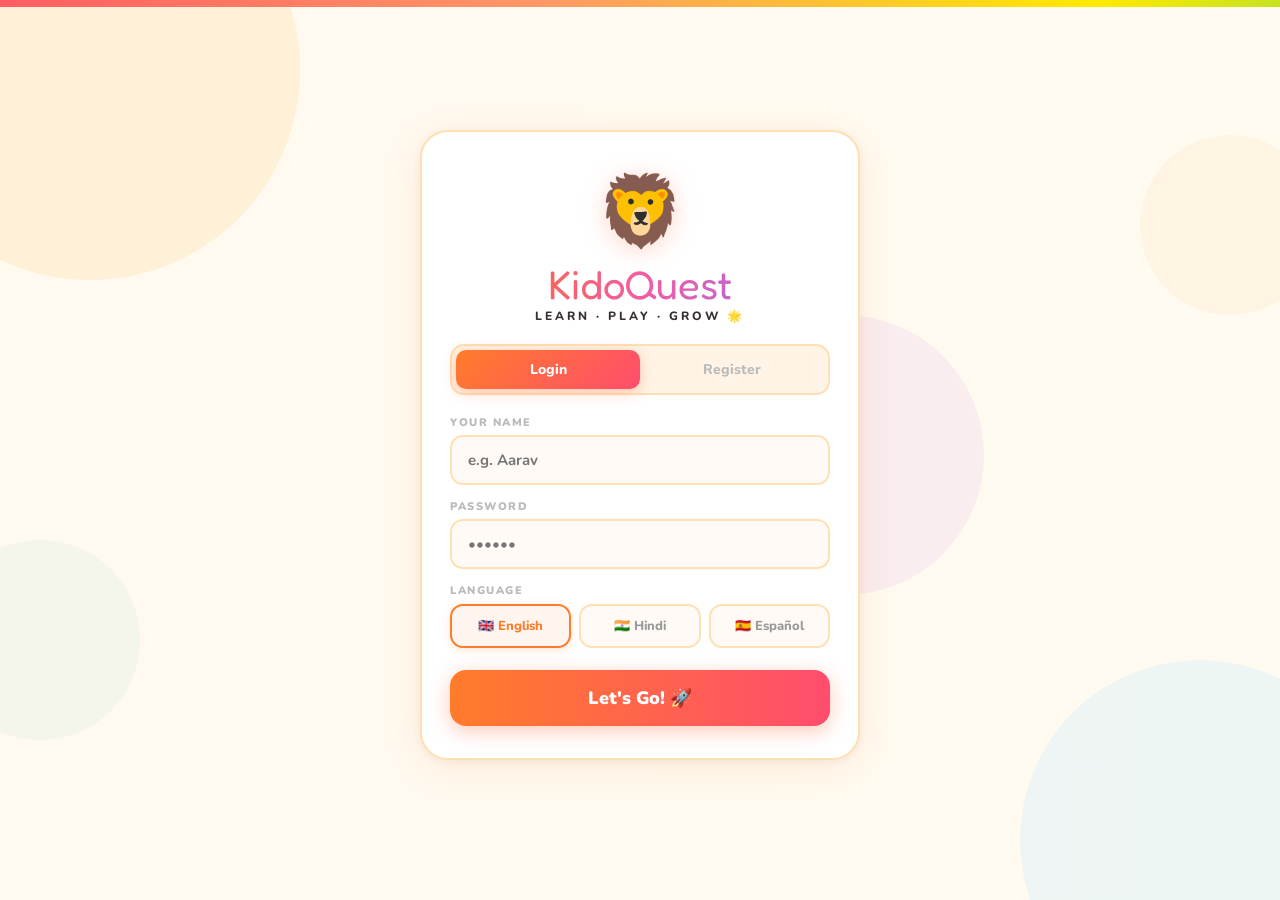
<file: index.html>
<!DOCTYPE html>
<html lang="en">
<head>
<meta charset="UTF-8"/>
<meta name="viewport" content="width=device-width,initial-scale=1.0"/>
<title>KidoQuest 🦁</title>
<link href="https://fonts.googleapis.com/css2?family=Fredoka+One&family=Nunito:wght@400;700;800;900&display=swap" rel="stylesheet"/>
<style>
*{box-sizing:border-box;margin:0;padding:0;}

/* ═══════════════════════════════
   BRIGHT COLORFUL LIGHT THEME
═══════════════════════════════ */
:root{
  --bg:#fff9f0;
  --bg2:#fff4e6;
  --card:#ffffff;
  --border:#fdbd5e;
  --or:#ff7c2a;
  --re:#ff4d6d;
  --gr:#2ec97a;
  --bl:#4e8ef7;
  --ye:#ffb800;
  --pu:#9b6bf7;
  --cy:#00bcd4;
  --pk:#f25ea0;
  --tx:#272626;
  --tx2:#554b4b;
  --mu:#383030;
}

html,body{
  font-family:'Nunito',sans-serif;
  background:var(--bg);
  color:var(--tx);
  min-height:100vh;
  overflow-x:hidden;
}

/* ── ANIMATED RAINBOW BG ── */
body::before{
  content:'';
  position:fixed;inset:0;z-index:0;
  background:linear-gradient(270deg,
    #fff9f0,#fff0f5,#f0f5ff,#f0fff8,#fffbf0,#fff9f0);
  background-size:600% 600%;
  animation:bgShift 12s ease infinite;
}
@keyframes bgShift{
  0%{background-position:0% 50%;}
  50%{background-position:100% 50%;}
  100%{background-position:0% 50%;}
}

/* ── RAINBOW TOP BAR ── */
#rbar{
  position:fixed;top:0;left:0;width:100%;height:7px;z-index:9999;
  background:linear-gradient(90deg,#ff5e62,#ff9966,#ffea00,#56d364,#4e8ef7,#9b6bf7,#f25ea0,#ff5e62);
  background-size:300% 100%;
  animation:rbm 4s linear infinite;
}
@keyframes rbm{to{background-position:300% 0;}}

/* ── FLOATING COLORED BUBBLES ── */
#bubbles{position:fixed;inset:0;pointer-events:none;z-index:0;overflow:hidden;}
.bub{
  position:absolute;border-radius:50%;
  animation:bubFloat var(--bd,8s) ease-in-out infinite alternate;
  opacity:0.22;
}
@keyframes bubFloat{
  from{transform:translateY(0) scale(1);}
  to{transform:translateY(-40px) scale(1.08);}
}

/* ── SCREENS ── */
.screen{display:none;min-height:100vh;padding:30px 16px 70px;z-index:2;position:relative;}
.screen.on{display:flex;flex-direction:column;align-items:center;animation:fup .35s ease;}
@keyframes fup{from{opacity:0;transform:translateY(14px);}to{opacity:1;transform:translateY(0);}}

/* ── CARD ── */
.card{
  background:#fff;
  border-radius:28px;padding:32px 28px;
  width:100%;max-width:440px;
  border:2.5px solid #ffe0b2;
  box-shadow:0 8px 40px rgba(255,120,50,.12),0 2px 12px rgba(0,0,0,.06);
}

/* ── LOGO ── */
.mascot{
  font-size:70px;display:block;text-align:center;
  animation:mb 2s ease-in-out infinite;
  filter:drop-shadow(0 4px 12px rgba(255,100,50,.25));
}
@keyframes mb{0%,100%{transform:translateY(0) rotate(-3deg);}50%{transform:translateY(-16px) rotate(3deg);}}

.logo{
  font-family:'Fredoka One',cursive;font-size:40px;text-align:center;
  background:linear-gradient(90deg,#ff6b1a,#f25ea0,#9b6bf7,#4e8ef7,#2ec97a,#ffb800,#ff6b1a);
  background-size:300%;
  -webkit-background-clip:text;-webkit-text-fill-color:transparent;background-clip:text;
  animation:lgr 5s linear infinite;
}
@keyframes lgr{to{background-position:300%;}}

.sub{font-size:12px;color:var(--mu);font-weight:800;text-align:center;margin-bottom:20px;letter-spacing:3px;text-transform:uppercase;}

/* ── TABS ── */
.tabs{display:flex;background:#fff4e6;border-radius:14px;padding:4px;margin-bottom:20px;border:2px solid #ffe0b2;}
.tab{flex:1;text-align:center;padding:10px;border-radius:10px;cursor:pointer;font-size:14px;font-weight:800;color:#bbb;transition:.2s;}
.tab.on{background:linear-gradient(135deg,var(--or),var(--re));color:#fff;box-shadow:0 3px 14px rgba(255,100,50,.35);}

/* ── FORM ── */
.fl{display:block;font-size:11px;font-weight:900;color:#bbb;margin:14px 0 5px;letter-spacing:1.5px;text-transform:uppercase;}
.fi{
  width:100%;padding:13px 16px;border-radius:13px;
  border:2.5px solid #ffe0b2;
  font-size:15px;font-family:'Nunito',sans-serif;font-weight:700;
  color:var(--tx);outline:none;background:#fffaf5;transition:.2s;
}
.fi:focus{border-color:var(--or);box-shadow:0 0 0 4px rgba(255,120,50,.12);background:#fff;}
.anote{font-size:11px;color:#ccc;margin-top:5px;font-weight:700;}

/* ── LANGUAGE BUTTONS ── */
.lrow{display:flex;gap:8px;margin-top:6px;}
.lb{
  flex:1;padding:11px 4px;border-radius:13px;border:2.5px solid #ffe0b2;
  background:#fffaf5;font-size:13px;font-weight:800;cursor:pointer;
  text-align:center;transition:.2s;color:#999;
}
.lb.on{border-color:var(--or);background:#fff5ef;color:var(--or);box-shadow:0 2px 10px rgba(255,120,50,.2);}

/* ── MAIN BUTTON ── */
.bmain{
  margin-top:22px;width:100%;padding:16px;border-radius:16px;border:none;
  background:linear-gradient(90deg,#ff7c2a,#ff4d6d);
  color:#fff;font-size:18px;font-weight:900;cursor:pointer;
  box-shadow:0 5px 20px rgba(255,100,50,.35);
  font-family:'Nunito',sans-serif;transition:.2s;
}
.bmain:hover{transform:translateY(-2px);filter:brightness(1.05);}
.bmain:active{transform:scale(.97);}

/* ── ALERTS ── */
.al{border-radius:12px;padding:11px 15px;font-size:13px;font-weight:800;margin-top:12px;display:none;}
.aerr{background:#fff0f3;border:2px solid #ffb3c0;color:#d63050;}
.aok{background:#f0fff6;border:2px solid #80e4a8;color:#18805a;text-align:center;}

/* ── HOME ── */
.greet{
  font-family:'Fredoka One',cursive;font-size:28px;
  color:var(--or);text-align:center;margin-top:10px;z-index:2;
  text-shadow:0 2px 12px rgba(255,120,50,.2);
}

.hgrid{display:grid;grid-template-columns:1fr 1fr;gap:16px;width:100%;max-width:460px;margin-top:24px;z-index:2;}

.hb{
  background:#fff;border-radius:26px;padding:30px 14px 22px;
  text-align:center;cursor:pointer;border:2.5px solid #eee;
  box-shadow:0 4px 18px rgba(0,0,0,.08);transition:.22s;
}
.hb:hover{transform:translateY(-5px);box-shadow:0 10px 30px rgba(0,0,0,.14);}
.hb:active{transform:scale(.96);}
.hb .ic{font-size:52px;display:block;margin-bottom:12px;}
.hb .lb2{font-size:15px;font-weight:900;color:var(--tx);}
.hb.learn{border-color:#c5d8ff;background:linear-gradient(160deg,#eef4ff,#fff);}
.hb.learn:hover{border-color:var(--bl);}
.hb.games{border-color:#b8f0d4;background:linear-gradient(160deg,#edfff6,#fff);}
.hb.games:hover{border-color:var(--gr);}
.hb.chat{border-color:#e2d0ff;background:linear-gradient(160deg,#f6efff,#fff);}
.hb.chat:hover{border-color:var(--pu);}
.hb.out{border-color:#ffd0d8;background:linear-gradient(160deg,#fff5f7,#fff);}
.hb.out:hover{border-color:var(--re);}

/* ── HEADER ── */
.hdr{display:flex;align-items:center;gap:12px;width:100%;max-width:620px;margin-bottom:18px;z-index:2;}
.bk{
  background:#fff;border:2.5px solid #ffe0b2;border-radius:50%;
  width:46px;height:46px;font-size:20px;cursor:pointer;color:var(--tx);
  transition:.2s;flex-shrink:0;box-shadow:0 2px 10px rgba(0,0,0,.08);
}
.bk:hover{border-color:var(--or);color:var(--or);}
.htitle{font-family:'Fredoka One',cursive;font-size:27px;color:var(--or);}

/* ── MODULE TABS ── */
.mtabs{display:flex;gap:8px;flex-wrap:wrap;width:100%;max-width:620px;z-index:2;margin-bottom:14px;}
.mt{
  padding:10px 20px;border-radius:14px;border:2.5px solid #ffe0b2;
  background:#fff;font-size:13px;font-weight:800;cursor:pointer;
  transition:.2s;color:#999;box-shadow:0 2px 8px rgba(0,0,0,.06);
}
.mt.on{
  background:linear-gradient(135deg,var(--or),var(--re));
  border-color:transparent;color:#fff;
  box-shadow:0 4px 16px rgba(255,100,50,.3);transform:scale(1.05);
}

/* ── PROGRESS ── */
.pw{width:100%;max-width:620px;z-index:2;margin-bottom:10px;}
.pl{font-size:12px;font-weight:800;color:#bbb;margin-bottom:6px;display:flex;justify-content:space-between;}
.ptr{background:#ffe8d0;border-radius:99px;height:12px;overflow:hidden;border:1px solid #ffd0a8;}
.pfi{
  height:100%;border-radius:99px;
  background:linear-gradient(90deg,#ff7c2a,#f25ea0,#9b6bf7);
  transition:width .6s cubic-bezier(.34,1.56,.64,1);
  box-shadow:0 2px 8px rgba(255,120,50,.4);
}

/* ── AUTO-PLAY BADGE ── */
.apb{
  display:inline-flex;align-items:center;gap:7px;
  background:#fff5ef;border:2.5px solid var(--or);border-radius:99px;
  padding:6px 16px;font-size:12px;font-weight:800;color:var(--or);
  z-index:2;margin-bottom:10px;box-shadow:0 2px 10px rgba(255,120,50,.15);
}
.apd{width:9px;height:9px;border-radius:50%;background:var(--or);animation:blk 1s infinite;}
@keyframes blk{0%,100%{opacity:1;}50%{opacity:.15;}}

/* ── SHOWCASE CARD ── */
.scwrap{width:100%;max-width:620px;z-index:2;}
.sc{
  border-radius:32px;padding:38px 24px 30px;
  text-align:center;position:relative;overflow:hidden;
  min-height:295px;display:flex;flex-direction:column;
  align-items:center;justify-content:center;
  box-shadow:0 10px 40px rgba(0,0,0,.15);
}
@keyframes scIn{from{transform:scale(.88) translateY(20px);opacity:0;}to{transform:scale(1) translateY(0);opacity:1;}}

/* lightning */
.lw{position:absolute;inset:0;pointer-events:none;}
.bolt{
  position:absolute;width:3px;border-radius:2px;opacity:0;
  background:linear-gradient(to bottom,transparent,rgba(255,255,255,.9),transparent);
  animation:blt var(--bd) ease-in-out infinite var(--bdl);
}
@keyframes blt{0%,85%,100%{opacity:0;}88%,95%{opacity:.9;}92%{opacity:.2;}}

/* orbit */
.oring{position:absolute;top:50%;left:50%;border-radius:50%;border:2px dashed rgba(255,255,255,.35);transform:translate(-50%,-50%);}
.ostar{position:absolute;animation:ost linear infinite;top:50%;left:50%;}
@keyframes ost{from{transform:rotate(0deg) translateX(var(--r)) rotate(0deg);}to{transform:rotate(360deg) translateX(var(--r)) rotate(-360deg);}}

/* sparkles */
.spsw{position:absolute;inset:0;pointer-events:none;}
.spk{position:absolute;animation:spkp .9s ease forwards;}
@keyframes spkp{
  0%{opacity:0;transform:scale(0) rotate(0);}
  45%{opacity:1;transform:scale(1.5) rotate(200deg);}
  100%{opacity:0;transform:scale(0) rotate(400deg) translateY(-40px);}
}

/* big emoji/letter/word */
.semoji{
  font-size:100px;line-height:1;display:block;
  animation:ebb 1.8s ease-in-out infinite;
  filter:drop-shadow(0 6px 14px rgba(0,0,0,.2));
  position:relative;z-index:3;
}
@keyframes ebb{0%,100%{transform:translateY(0) scale(1) rotate(-2deg);}50%{transform:translateY(-22px) scale(1.09) rotate(2deg);}}

.slet{
  font-family:'Fredoka One',cursive;font-size:90px;color:#fff;line-height:1;margin-top:4px;z-index:3;
  text-shadow:0 0 40px rgba(255,255,255,.7),0 4px 18px rgba(0,0,0,.25);
  animation:lp .5s cubic-bezier(.34,1.56,.64,1);
}
@keyframes lp{from{transform:scale(.2) rotate(-20deg);opacity:0;}to{transform:scale(1) rotate(0);opacity:1;}}

.sword{
  font-family:'Fredoka One',cursive;font-size:30px;
  color:rgba(255,255,255,.97);z-index:3;margin-top:6px;
  letter-spacing:2px;text-shadow:0 2px 10px rgba(0,0,0,.2);
  animation:ws .4s ease;
}
@keyframes ws{from{transform:translateY(10px);opacity:0;}to{transform:translateY(0);opacity:1;}}

.swave{z-index:3;margin-top:8px;}
.swave svg{width:120px;height:12px;}

/* ── SPEAKER WAVE ── */
.spkw{display:flex;align-items:center;justify-content:center;gap:5px;height:36px;z-index:2;margin:8px 0;}
.wb{width:5px;border-radius:4px;background:#ddd;animation:wa 1s ease-in-out infinite;}
.wb:nth-child(1){height:10px;}.wb:nth-child(2){height:20px;animation-delay:.1s;}
.wb:nth-child(3){height:30px;animation-delay:.2s;}.wb:nth-child(4){height:20px;animation-delay:.3s;}
.wb:nth-child(5){height:10px;animation-delay:.4s;}
.wb.sp{background:var(--cy);box-shadow:0 0 10px rgba(0,188,212,.5);}
@keyframes wa{0%,100%{transform:scaleY(.3);}50%{transform:scaleY(1);}}

/* ── LEARN CONTROLS ── */
.lctrl{display:flex;gap:9px;margin:14px 0 12px;flex-wrap:wrap;justify-content:center;width:100%;max-width:620px;z-index:2;}
.lcb{
  padding:12px 18px;border-radius:16px;border:none;font-size:13px;font-weight:900;
  cursor:pointer;font-family:'Nunito',sans-serif;transition:.2s;
  display:flex;align-items:center;gap:6px;
  box-shadow:0 3px 10px rgba(0,0,0,.1);
}
.lcb:hover{transform:translateY(-2px);filter:brightness(1.06);}
.lcb:active{transform:scale(.95);}
.bsp{background:linear-gradient(135deg,#4e8ef7,#9b6bf7);color:#fff;}
.bsl{background:linear-gradient(135deg,#2ec97a,#00bcd4);color:#fff;}
.bre{background:linear-gradient(135deg,#ff7c2a,#ff4d6d);color:#fff;}
.bpa{background:linear-gradient(135deg,#ffb800,#ff9800);color:#fff;}
.bnv{background:#fff;color:var(--tx);border:2.5px solid #ffe0b2;padding:12px 14px;}
.bnv:hover{border-color:var(--or);color:var(--or);}

/* ── SPELL BOX ── */
.spbox{
  background:#fff;border-radius:20px;padding:20px;margin:8px 0;display:none;
  width:100%;max-width:620px;z-index:2;
  border:2.5px solid #ffe0b2;box-shadow:0 4px 16px rgba(0,0,0,.07);
}
.splets{display:flex;gap:8px;justify-content:center;flex-wrap:wrap;}
.splc{
  width:54px;height:64px;border-radius:14px;
  display:flex;align-items:center;justify-content:center;
  font-family:'Fredoka One',cursive;font-size:27px;color:#fff;
  border:2px solid rgba(255,255,255,.4);
  box-shadow:0 4px 12px rgba(0,0,0,.15);
  animation:cpr .35s cubic-bezier(.34,1.56,.64,1) both;
}
@keyframes cpr{from{transform:scale(0) rotate(-25deg);opacity:0;}to{transform:scale(1) rotate(0);opacity:1;}}
.splc.hl{transform:scale(1.28)!important;box-shadow:0 0 22px rgba(0,0,0,.25);}

/* ── MINI STRIP ── */
.mstrip{display:flex;gap:8px;overflow-x:auto;padding:6px 2px 14px;width:100%;max-width:620px;z-index:2;}
.mstrip::-webkit-scrollbar{height:5px;}
.mstrip::-webkit-scrollbar-thumb{background:#ffd0a8;border-radius:4px;}
.mchip{
  min-width:58px;padding:9px 6px;border-radius:13px;
  border:2.5px solid #ffe0b2;background:#fff;
  text-align:center;cursor:pointer;font-size:20px;
  transition:.2s;flex-shrink:0;box-shadow:0 2px 6px rgba(0,0,0,.06);
}
.mchip:hover{transform:scale(1.14);border-color:var(--or);}
.mchip.ac{border-color:var(--or);background:#fff5ef;box-shadow:0 3px 14px rgba(255,120,50,.25);transform:scale(1.1);}
.mchip.dc{background:#f0fff8;border-color:var(--gr);}

/* ── GAMES ── */
.gtabs{display:flex;gap:8px;flex-wrap:wrap;width:100%;max-width:580px;z-index:2;margin-bottom:14px;}
.gt{
  padding:10px 16px;border-radius:13px;border:2.5px solid #ffe0b2;
  background:#fff;font-size:13px;font-weight:800;cursor:pointer;
  color:#999;transition:.2s;box-shadow:0 2px 8px rgba(0,0,0,.07);
}
.gt.on{background:linear-gradient(135deg,#2ec97a,#00bcd4);border-color:transparent;color:#fff;box-shadow:0 4px 16px rgba(46,201,122,.3);}

.garea{
  background:#fff;border-radius:26px;padding:26px;width:100%;max-width:580px;
  border:2.5px solid #ffe0b2;z-index:2;
  box-shadow:0 6px 30px rgba(0,0,0,.09);
}
.sbar{display:flex;align-items:center;justify-content:space-between;margin-bottom:16px;}
.slbl{font-size:13px;font-weight:800;color:#bbb;}
.sval{font-family:'Fredoka One',cursive;font-size:24px;color:var(--ye);text-shadow:0 2px 8px rgba(255,184,0,.3);}
.gq{font-size:82px;text-align:center;margin:8px 0;animation:pi .35s cubic-bezier(.34,1.56,.64,1);filter:drop-shadow(0 4px 10px rgba(0,0,0,.1));}
@keyframes pi{from{transform:scale(.4);opacity:0;}to{transform:scale(1);opacity:1;}}
.gpr{font-size:16px;font-weight:800;text-align:center;color:var(--tx2);margin-bottom:14px;}
.ogrid{display:grid;grid-template-columns:1fr 1fr;gap:12px;margin-top:10px;}
.ob{
  padding:20px 10px;border-radius:16px;border:2.5px solid #ffe0b2;background:#fffaf5;
  font-size:30px;cursor:pointer;text-align:center;transition:.2s;
  font-family:'Nunito',sans-serif;font-weight:900;color:var(--tx);
  box-shadow:0 2px 8px rgba(0,0,0,.06);
}
.ob:hover{border-color:var(--bl);background:#f0f5ff;transform:scale(1.05);box-shadow:0 6px 18px rgba(78,142,247,.2);}
.ob.cor{border-color:var(--gr);background:#f0fff8;box-shadow:0 0 0 3px rgba(46,201,122,.2);animation:cop .5s ease;}
.ob.wrg{border-color:var(--re);background:#fff0f3;animation:shk .4s ease;}
@keyframes cop{0%{transform:scale(1);}50%{transform:scale(1.16);}100%{transform:scale(1);}}
@keyframes shk{0%,100%{transform:translateX(0);}25%{transform:translateX(-8px);}75%{transform:translateX(8px);}}
.gfb{text-align:center;font-size:22px;font-weight:900;margin:10px 0;min-height:32px;}
.gnxt{
  width:100%;margin-top:14px;padding:14px;border-radius:14px;border:none;
  background:linear-gradient(90deg,#2ec97a,#00bcd4);color:#fff;font-size:16px;font-weight:900;
  cursor:pointer;font-family:'Nunito',sans-serif;display:none;box-shadow:0 4px 16px rgba(46,201,122,.3);
}

/* ── CHAT ── */
.carea{
  background:#fff;border-radius:26px;width:100%;max-width:580px;
  border:2.5px solid #ffe0b2;z-index:2;display:flex;flex-direction:column;
  height:450px;box-shadow:0 6px 30px rgba(0,0,0,.09);
}
.cmsgs{flex:1;overflow-y:auto;padding:18px;display:flex;flex-direction:column;gap:10px;}
.cmsgs::-webkit-scrollbar{width:4px;}
.cmsgs::-webkit-scrollbar-thumb{background:#ffd0a8;border-radius:4px;}
.cb{max-width:80%;padding:13px 17px;border-radius:18px;font-size:14px;font-weight:700;line-height:1.5;}
.cb.bot{background:#f4eeff;border:1.5px solid #e0d0ff;border-bottom-left-radius:4px;align-self:flex-start;color:var(--tx);}
.cb.usr{background:linear-gradient(135deg,#ff7c2a,#ff4d6d);color:#fff;border-bottom-right-radius:4px;align-self:flex-end;box-shadow:0 3px 12px rgba(255,100,50,.25);}
.csrow{display:flex;gap:8px;padding:12px;border-top:2px solid #fff0e8;}
.ci{
  flex:1;padding:12px 16px;border-radius:14px;border:2.5px solid #ffe0b2;
  font-size:14px;font-family:'Nunito',sans-serif;font-weight:700;
  outline:none;background:#fffaf5;color:var(--tx);
}
.ci:focus{border-color:var(--or);box-shadow:0 0 0 3px rgba(255,120,50,.12);background:#fff;}
.csnd{
  padding:12px 18px;border-radius:14px;border:none;
  background:linear-gradient(135deg,#ff7c2a,#ff4d6d);
  color:#fff;font-size:16px;cursor:pointer;font-weight:900;
  box-shadow:0 3px 12px rgba(255,100,50,.25);
}
.csugs{display:flex;flex-wrap:wrap;gap:6px;padding:10px 14px;}
.csug{
  padding:8px 14px;border-radius:10px;border:2px solid #ffe0b2;
  background:#fffaf5;font-size:12px;font-weight:800;cursor:pointer;color:#999;transition:.18s;
}
.csug:hover{border-color:var(--or);color:var(--or);background:#fff5ef;}

/* ── CONFETTI + FLASH ── */
#cfl{position:fixed;inset:0;pointer-events:none;z-index:9998;}
.cn{position:absolute;animation:cff 1.6s ease-in forwards;}
@keyframes cff{0%{opacity:1;transform:translateY(0) rotate(0);}100%{opacity:0;transform:translateY(600px) rotate(900deg);}}
#fl{position:fixed;inset:0;pointer-events:none;z-index:9997;opacity:0;background:rgba(255,220,100,.1);transition:opacity .05s;}

/* ── TTS STATUS BAR ── */
#tts-bar{
  position:fixed;bottom:18px;left:50%;transform:translateX(-50%);
  background:#fff;border:2.5px solid var(--or);border-radius:99px;
  padding:10px 22px;font-size:13px;font-weight:800;color:var(--or);
  z-index:9999;display:none;align-items:center;gap:10px;
  box-shadow:0 4px 20px rgba(255,120,50,.2);white-space:nowrap;
}
#tts-bar.show{display:flex;}
.tb{display:flex;gap:3px;align-items:center;}
.tbb{width:4px;border-radius:3px;background:var(--or);animation:tba .8s ease-in-out infinite;}
.tbb:nth-child(1){height:8px;}.tbb:nth-child(2){height:14px;animation-delay:.1s;}
.tbb:nth-child(3){height:20px;animation-delay:.2s;}.tbb:nth-child(4){height:14px;animation-delay:.3s;}
.tbb:nth-child(5){height:8px;animation-delay:.4s;}
@keyframes tba{0%,100%{transform:scaleY(.4);}50%{transform:scaleY(1);}}
</style>
</head>
<body>

<div id="rbar"></div>

<!-- Colorful soft floating bubbles -->
<div id="bubbles">
  <div class="bub" style="width:420px;height:420px;background:#ffcc80;top:-140px;left:-120px;--bd:9s;border-radius:50%;"></div>
  <div class="bub" style="width:360px;height:360px;background:#b3e5fc;bottom:-120px;right:-100px;--bd:11s;border-radius:50%;"></div>
  <div class="bub" style="width:280px;height:280px;background:#e1bee7;top:35%;left:55%;--bd:7s;border-radius:50%;"></div>
  <div class="bub" style="width:200px;height:200px;background:#c8e6c9;top:60%;left:-60px;--bd:8s;border-radius:50%;"></div>
  <div class="bub" style="width:180px;height:180px;background:#ffe0b2;top:15%;right:-40px;--bd:10s;border-radius:50%;"></div>
</div>

<div id="cfl"></div>
<div id="fl"></div>

<!-- TTS bar -->
<div id="tts-bar">
  <div class="tb">
    <div class="tbb"></div><div class="tbb"></div><div class="tbb"></div>
    <div class="tbb"></div><div class="tbb"></div>
  </div>
  <span id="tts-txt">Speaking...</span>
</div>

<!-- ═══════ AUTH ═══════ -->
<div class="screen on" id="s-auth" style="justify-content:center;padding-top:60px;">
<div class="card">
  <span class="mascot">🦁</span>
  <div class="logo">KidoQuest</div>
  <div class="sub">Learn · Play · Grow 🌟</div>
  <div class="tabs">
    <div class="tab on" onclick="atab('login')">Login</div>
    <div class="tab" onclick="atab('reg')">Register</div>
  </div>
  <div id="f-login">
    <span class="fl">Your Name</span>
    <input class="fi" id="ln" placeholder="e.g. Aarav"/>
    <span class="fl">Password</span>
    <input class="fi" type="password" id="lp" placeholder="••••••"/>
    <span class="fl">Language</span>
    <div class="lrow">
      <div class="lb on" onclick="slng(this,'l')" data-l="en">🇬🇧 English</div>
      <div class="lb" onclick="slng(this,'l')" data-l="hi">🇮🇳 Hindi</div>
      <div class="lb" onclick="slng(this,'l')" data-l="es">🇪🇸 Español</div>
    </div>
    <div class="al aerr" id="lerr"></div>
    <div class="al aok" id="lok"></div>
    <button class="bmain" onclick="doLogin()">Let's Go! 🚀</button>
  </div>
  <div id="f-reg" style="display:none;">
    <span class="fl">Your Name</span>
    <input class="fi" id="rn" placeholder="e.g. Priya"/>
    <span class="fl">Age</span>
    <input class="fi" type="number" id="ra" placeholder="3, 4 or 5" min="3" max="5"/>
    <div class="anote">Only for kids aged 3–5 🎈</div>
    <span class="fl">Password</span>
    <input class="fi" type="password" id="rp" placeholder="Choose a fun password"/>
    <span class="fl">Language</span>
    <div class="lrow">
      <div class="lb on" onclick="slng(this,'r')" data-l="en">🇬🇧 English</div>
      <div class="lb" onclick="slng(this,'r')" data-l="hi">🇮🇳 Hindi</div>
      <div class="lb" onclick="slng(this,'r')" data-l="es">🇪🇸 Español</div>
    </div>
    <div class="al aerr" id="rerr"></div>
    <div class="al aok" id="rok"></div>
    <button class="bmain" onclick="doReg()">Join KidoQuest! 🎉</button>
  </div>
</div>
</div>

<!-- ═══════ HOME ═══════ -->
<div class="screen" id="s-home" style="padding-top:60px;">
  <div class="mascot" style="font-size:66px;z-index:2;">🦁</div>
  <div class="greet" id="greet">Hello, Friend!</div>
  <div class="hgrid">
    <div class="hb learn" onclick="go('learn')"><span class="ic">📘</span><span class="lb2">Learning</span></div>
    <div class="hb games" onclick="go('games')"><span class="ic">🎮</span><span class="lb2">Games</span></div>
    <div class="hb chat"  onclick="go('chat')"><span class="ic">🤖</span><span class="lb2">Chatbot</span></div>
    <div class="hb out"   onclick="doLogout()"><span class="ic">👋</span><span class="lb2">Logout</span></div>
  </div>
</div>

<!-- ═══════ LEARNING ═══════ -->
<div class="screen" id="s-learn" style="padding-bottom:70px;">
  <div class="hdr">
    <button class="bk" onclick="stopAP();go('home')">←</button>
    <span class="htitle">📘 Learning</span>
  </div>
  <div class="mtabs">
    <div class="mt on" onclick="loadMod('alphabets',this)">🔤 Alphabets</div>
    <div class="mt" onclick="loadMod('numbers',this)">🔢 Numbers</div>
    <div class="mt" onclick="loadMod('animals',this)">🐾 Animals</div>
    <div class="mt" onclick="loadMod('birds',this)">🐦 Birds</div>
  </div>
  <div class="pw">
    <div class="pl"><span id="ptxt">1 of 26</span><span id="ppct">0%</span></div>
    <div class="ptr"><div class="pfi" id="pfi" style="width:0%"></div></div>
  </div>
  <div class="apb" id="apb"><div class="apd"></div> AUTO-PLAYING</div>
  <div class="scwrap">
    <div class="sc" id="sc">
      <div class="lw" id="lw"></div>
      <div class="oring" id="oring" style="width:220px;height:220px;"></div>
      <div class="spsw" id="spsw"></div>
      <span class="semoji" id="semoji">🍎</span>
      <div class="slet" id="slet">A</div>
      <div class="sword" id="sword">Apple</div>
      <div class="swave">
        <svg viewBox="0 0 120 12" fill="none">
          <path d="M0 6 Q15 0 30 6 Q45 12 60 6 Q75 0 90 6 Q105 12 120 6" stroke="rgba(255,255,255,.55)" stroke-width="2.5" fill="none"/>
        </svg>
      </div>
    </div>
  </div>
  <div class="spkw">
    <div class="wb" id="wb1"></div><div class="wb" id="wb2"></div>
    <div class="wb" id="wb3"></div><div class="wb" id="wb4"></div><div class="wb" id="wb5"></div>
  </div>
  <div class="spbox" id="spbox"><div class="splets" id="splets"></div></div>
  <div class="lctrl">
    <button class="lcb bnv" onclick="nav(-1)">⬅ Prev</button>
    <button class="lcb bre" onclick="sayIt()">🔊 Say It</button>
    <button class="lcb bsp" onclick="spellIt()">✏️ Spell It</button>
    <button class="lcb bsl" onclick="saySlw()">🐢 Read Slow</button>
    <button class="lcb bpa" id="pbtn" onclick="togPause()">⏸ Pause</button>
    <button class="lcb bnv" onclick="nav(1)">Next ➡</button>
  </div>
  <div class="mstrip" id="mstrip"></div>
</div>

<!-- ═══════ GAMES ═══════ -->
<div class="screen" id="s-games">
  <div class="hdr">
    <button class="bk" onclick="go('home')">←</button>
    <span class="htitle">🎮 Games</span>
  </div>
  <div class="gtabs">
    <div class="gt on" onclick="loadGame('match',this)">🔤 Match Letter</div>
    <div class="gt" onclick="loadGame('number',this)">🔢 Pick Number</div>
    <div class="gt" onclick="loadGame('animal',this)">🐾 Name Animal</div>
  </div>
  <div class="garea">
    <div class="sbar"><span class="slbl">Score ⭐</span><span class="sval" id="gscore">0</span></div>
    <div class="gq" id="gq">?</div>
    <div class="gpr" id="gpr">Loading...</div>
    <div class="gfb" id="gfb"></div>
    <div class="ogrid" id="ogrid"></div>
    <button class="gnxt" id="gnxt" onclick="nextQ()">Next ➡️</button>
  </div>
</div>

<!-- ═══════ CHAT ═══════ -->
<div class="screen" id="s-chat">
  <div class="hdr">
    <button class="bk" onclick="go('home')">←</button>
    <span class="htitle">🤖 Chatbot</span>
  </div>
  <div class="carea">
    <div class="cmsgs" id="cmsgs"></div>
    <div class="csugs" id="csugs"></div>
    <div class="csrow">
      <input class="ci" id="ci" placeholder="Ask me anything!" onkeydown="if(event.key==='Enter')sendMsg()"/>
      <button class="csnd" onclick="sendMsg()">➤</button>
    </div>
  </div>
</div>

<script>
// ═══════════════════════════════════════════════════
//  DATA
// ═══════════════════════════════════════════════════
var D={
  en:{
    alphabets:[
      {l:'A',w:'Apple',e:'🍎'},{l:'B',w:'Ball',e:'🏀'},{l:'C',w:'Cat',e:'🐱'},
      {l:'D',w:'Dog',e:'🐶'},{l:'E',w:'Egg',e:'🥚'},{l:'F',w:'Fish',e:'🐟'},
      {l:'G',w:'Grapes',e:'🍇'},{l:'H',w:'Hat',e:'🎩'},{l:'I',w:'Ice Cream',e:'🍦'},
      {l:'J',w:'Juice',e:'🧃'},{l:'K',w:'Kite',e:'🪁'},{l:'L',w:'Lion',e:'🦁'},
      {l:'M',w:'Mango',e:'🥭'},{l:'N',w:'Nest',e:'🪺'},{l:'O',w:'Orange',e:'🍊'},
      {l:'P',w:'Parrot',e:'🦜'},{l:'Q',w:'Queen',e:'👸'},{l:'R',w:'Rabbit',e:'🐰'},
      {l:'S',w:'Sun',e:'☀️'},{l:'T',w:'Tiger',e:'🐯'},{l:'U',w:'Umbrella',e:'☂️'},
      {l:'V',w:'Van',e:'🚐'},{l:'W',w:'Watermelon',e:'🍉'},{l:'X',w:'Xylophone',e:'🎵'},
      {l:'Y',w:'Yak',e:'🐃'},{l:'Z',w:'Zebra',e:'🦓'}
    ],
    numbers:[
      {l:'1',w:'One',e:'1️⃣'},{l:'2',w:'Two',e:'2️⃣'},{l:'3',w:'Three',e:'3️⃣'},
      {l:'4',w:'Four',e:'4️⃣'},{l:'5',w:'Five',e:'5️⃣'},{l:'6',w:'Six',e:'6️⃣'},
      {l:'7',w:'Seven',e:'7️⃣'},{l:'8',w:'Eight',e:'8️⃣'},{l:'9',w:'Nine',e:'9️⃣'},
      {l:'10',w:'Ten',e:'🔟'}
    ],
    animals:[
      {l:'🐱',w:'Cat',e:'🐱'},{l:'🐶',w:'Dog',e:'🐶'},{l:'🐮',w:'Cow',e:'🐮'},
      {l:'🐘',w:'Elephant',e:'🐘'},{l:'🦁',w:'Lion',e:'🦁'},{l:'🐯',w:'Tiger',e:'🐯'},
      {l:'🐻',w:'Bear',e:'🐻'},{l:'🦊',w:'Fox',e:'🦊'},{l:'🐰',w:'Rabbit',e:'🐰'},
      {l:'🐸',w:'Frog',e:'🐸'},{l:'🦓',w:'Zebra',e:'🦓'},{l:'🐺',w:'Wolf',e:'🐺'}
    ],
    birds:[
      {l:'🦜',w:'Parrot',e:'🦜'},{l:'🦢',w:'Swan',e:'🦢'},{l:'🦚',w:'Peacock',e:'🦚'},
      {l:'🦅',w:'Eagle',e:'🦅'},{l:'🐦',w:'Sparrow',e:'🐦'},{l:'🦉',w:'Owl',e:'🦉'},
      {l:'🐧',w:'Penguin',e:'🐧'},{l:'🦆',w:'Duck',e:'🦆'},{l:'🦩',w:'Flamingo',e:'🦩'}
    ]
  },
  hi:{
    alphabets:[
      {l:'अ',w:'अनार',e:'🍎',s:'अ से अनार'},{l:'आ',w:'आम',e:'🥭',s:'आ से आम'},
      {l:'इ',w:'इमली',e:'🌿',s:'इ से इमली'},{l:'ई',w:'ईख',e:'🎋',s:'ई से ईख'},
      {l:'उ',w:'उल्लू',e:'🦉',s:'उ से उल्लू'},{l:'ऊ',w:'ऊन',e:'🧶',s:'ऊ से ऊन'},
      {l:'क',w:'कमल',e:'🪷',s:'क से कमल'},{l:'ख',w:'खरगोश',e:'🐰',s:'ख से खरगोश'},
      {l:'ग',w:'गाय',e:'🐮',s:'ग से गाय'},{l:'घ',w:'घर',e:'🏠',s:'घ से घर'},
      {l:'च',w:'चाँद',e:'🌙',s:'च से चाँद'},{l:'छ',w:'छाता',e:'☂️',s:'छ से छाता'},
      {l:'ज',w:'जहाज',e:'✈️',s:'ज से जहाज'},{l:'ट',w:'टमाटर',e:'🍅',s:'ट से टमाटर'},
      {l:'द',w:'दीपक',e:'🪔',s:'द से दीपक'},{l:'न',w:'नाव',e:'⛵',s:'न से नाव'},
      {l:'प',w:'पत्ता',e:'🍃',s:'प से पत्ता'},{l:'ब',w:'बकरी',e:'🐐',s:'ब से बकरी'},
      {l:'म',w:'मछली',e:'🐟',s:'म से मछली'},{l:'र',w:'रोटी',e:'🫓',s:'र से रोटी'}
    ],
    numbers:[
      {l:'१',w:'एक',e:'1️⃣',s:'एक'},{l:'२',w:'दो',e:'2️⃣',s:'दो'},
      {l:'३',w:'तीन',e:'3️⃣',s:'तीन'},{l:'४',w:'चार',e:'4️⃣',s:'चार'},
      {l:'५',w:'पाँच',e:'5️⃣',s:'पाँच'},{l:'६',w:'छह',e:'6️⃣',s:'छह'},
      {l:'७',w:'सात',e:'7️⃣',s:'सात'},{l:'८',w:'आठ',e:'8️⃣',s:'आठ'},
      {l:'९',w:'नौ',e:'9️⃣',s:'नौ'},{l:'१०',w:'दस',e:'🔟',s:'दस'}
    ],
    animals:[
      {l:'🐱',w:'बिल्ली',e:'🐱',s:'बिल्ली'},{l:'🐶',w:'कुत्ता',e:'🐶',s:'कुत्ता'},
      {l:'🐮',w:'गाय',e:'🐮',s:'गाय'},{l:'🐘',w:'हाथी',e:'🐘',s:'हाथी'},
      {l:'🦁',w:'शेर',e:'🦁',s:'शेर'},{l:'🐯',w:'बाघ',e:'🐯',s:'बाघ'},
      {l:'🐰',w:'खरगोश',e:'🐰',s:'खरगोश'},{l:'🐸',w:'मेढक',e:'🐸',s:'मेढक'}
    ],
    birds:[
      {l:'🦜',w:'तोता',e:'🦜',s:'तोता'},{l:'🦚',w:'मोर',e:'🦚',s:'मोर'},
      {l:'🦅',w:'बाज',e:'🦅',s:'बाज'},{l:'🦉',w:'उल्लू',e:'🦉',s:'उल्लू'},
      {l:'🐧',w:'पेंगुइन',e:'🐧',s:'पेंगुइन'}
    ]
  },
  es:{
    alphabets:[
      {l:'A',w:'Avión',e:'✈️'},{l:'B',w:'Burro',e:'🫏'},{l:'C',w:'Casa',e:'🏠'},
      {l:'D',w:'Dado',e:'🎲'},{l:'E',w:'Elefante',e:'🐘'},{l:'F',w:'Fresa',e:'🍓'},
      {l:'G',w:'Gato',e:'🐱'},{l:'H',w:'Helado',e:'🍦'},{l:'I',w:'Iguana',e:'🦎'},
      {l:'J',w:'Jirafa',e:'🦒'},{l:'L',w:'Luna',e:'🌙'},{l:'M',w:'Manzana',e:'🍎'},
      {l:'N',w:'Naranja',e:'🍊'},{l:'O',w:'Oso',e:'🐻'},{l:'P',w:'Perro',e:'🐶'},
      {l:'R',w:'Ratón',e:'🐭'},{l:'S',w:'Sol',e:'☀️'},{l:'T',w:'Tigre',e:'🐯'},
      {l:'V',w:'Vaca',e:'🐮'},{l:'Z',w:'Zorro',e:'🦊'}
    ],
    numbers:[
      {l:'1',w:'Uno',e:'1️⃣'},{l:'2',w:'Dos',e:'2️⃣'},{l:'3',w:'Tres',e:'3️⃣'},
      {l:'4',w:'Cuatro',e:'4️⃣'},{l:'5',w:'Cinco',e:'5️⃣'},{l:'6',w:'Seis',e:'6️⃣'},
      {l:'7',w:'Siete',e:'7️⃣'},{l:'8',w:'Ocho',e:'8️⃣'},{l:'9',w:'Nueve',e:'9️⃣'},
      {l:'10',w:'Diez',e:'🔟'}
    ],
    animals:[
      {l:'🐱',w:'Gato',e:'🐱'},{l:'🐶',w:'Perro',e:'🐶'},{l:'🐮',w:'Vaca',e:'🐮'},
      {l:'🐘',w:'Elefante',e:'🐘'},{l:'🦁',w:'León',e:'🦁'},{l:'🐯',w:'Tigre',e:'🐯'},
      {l:'🐰',w:'Conejo',e:'🐰'},{l:'🐸',w:'Rana',e:'🐸'}
    ],
    birds:[
      {l:'🦜',w:'Loro',e:'🦜'},{l:'🦚',w:'Pavo Real',e:'🦚'},{l:'🦅',w:'Águila',e:'🦅'},
      {l:'🦉',w:'Búho',e:'🦉'},{l:'🐧',w:'Pingüino',e:'🐧'}
    ]
  }
};

var GRADS=[
  ['#ff6b35','#ff3d7f'],['#4e8ef7','#9b6bf7'],['#2ec97a','#00bcd4'],
  ['#ffb800','#ff8c42'],['#f25ea0','#9b6bf7'],['#00bcd4','#4e8ef7'],
  ['#77d42a','#2ec97a'],['#ff7043','#ff3d7f'],['#7c6cf7','#9b6bf7'],['#26d09c','#00bcd4']
];
var SPK=['✨','⭐','💫','🌟','⚡','🎊','🎇','🌈','🦋','🌸'];
var CHAT={
  en:{
    'what is a':'A is for Apple','what is b':'B is for Ball','what is c':'C is for Cat',
    'what is d':'D is for Dog','what is 1':'1 is One','what is 2':'2 is Two',
    'what is cat':'Cat says Meow','what is dog':'Dog says Woof','what is lion':'Lion says Roar',
    'hello':'Hi! I am KidoBot! Ask me about letters or numbers!',
    'hi':'Hello! Try asking What is A or What is 3','bye':'Bye bye! See you soon!',
    '_':'Try asking What is A or What is 5'
  },
  hi:{
    'a kya hai':'अ से अनार','b kya hai':'ब से बकरी',
    '1 kya hai':'एक','2 kya hai':'दो',
    'billi':'बिल्ली म्याऊँ बोलती है','kutta':'कुत्ता भौंकता है',
    'hello':'नमस्ते मैं KidoBot हूँ','namaste':'नमस्ते कैसे हो',
    '_':'पूछो A kya hai या 1 kya hai'
  },
  es:{
    'que es a':'A es de Avion','que es 1':'1 es Uno',
    'hola':'Hola Soy KidoBot','que es gato':'El gato dice Miau',
    '_':'Pregunta Que es A o Hola'
  }
};
var SUGS={
  en:['What is A?','What is 3?','What is cat?','Hello!','What is lion?'],
  hi:['A kya hai?','1 kya hai?','Billi?','Hello'],
  es:['Que es A?','Que es 1?','Hola','Que es gato?']
};

// ═══════════════════════════════════════════════════
//  STATE
// ═══════════════════════════════════════════════════
var S={user:null,lang:'en',db:JSON.parse(localStorage.getItem('kq')||'{}'),ll:'en',rl:'en'};
var LS={items:[],idx:0,mod:'alphabets',paused:false,timer:null,spelling:false};
var GS={data:[],idx:0,type:'match',score:0,ans:false};
var curAudio=null;

function saveDB(){localStorage.setItem('kq',JSON.stringify(S.db));}

// ═══════════════════════════════════════════════════
//  TTS — gTTS server + Web Speech fallback
// ═══════════════════════════════════════════════════
var _voices=[];
function loadVoices(){
  if(window.speechSynthesis){
    var v=window.speechSynthesis.getVoices();
    if(v&&v.length) _voices=v;
  }
}
loadVoices();
if(window.speechSynthesis) window.speechSynthesis.onvoiceschanged=loadVoices;
setTimeout(loadVoices,800);setTimeout(loadVoices,2000);

// Unlock audio on first click
var _unlocked=false;
document.addEventListener('click',function _u(){
  if(_unlocked) return; _unlocked=true;
  try{var a=new AudioContext();var b=a.createBuffer(1,1,22050);var s=a.createBufferSource();s.buffer=b;s.connect(a.destination);s.start(0);}catch(e){}
  document.removeEventListener('click',_u,true);
},true);

function cleanText(text,lang){
  // Remove emoji and non-language characters
  var t=text.replace(/[\u{1F000}-\u{1FFFF}]/gu,'')
            .replace(/[\u2600-\u27BF]/g,'')
            .replace(/[^\w\s\u0900-\u097F\u00C0-\u024F.,!?']/g,'')
            .replace(/\s+/g,' ').trim();
  if(lang==='hi') t=t.replace(/[a-zA-Z0-9]/g,'').replace(/\s+/g,' ').trim();
  return t||text.replace(/[^\w\s]/g,'').trim();
}

function buildPhrase(item,mod,lang){
  if(lang==='hi') return item.s||item.w;
  if(lang==='es') return mod==='alphabets'?item.l+' de '+item.w+'. '+item.w:item.w;
  if(mod==='alphabets') return item.l+' for '+item.w+'. '+item.w;
  if(mod==='numbers') return item.l+'. '+item.w+'. '+item.w;
  return item.w;
}

function speak(text,slow){
  if(!text) return;
  stopAudio();
  var lang=S.lang||'en';
  var clean=cleanText(text,lang);
  if(!clean) return;
  showBar(clean);setSp(true);

  // Try gTTS server first (6s timeout)
  var ctrl=new AbortController();
  var tid=setTimeout(function(){ctrl.abort();},6000);
  fetch('/speak',{
    method:'POST',
    headers:{'Content-Type':'application/json'},
    body:JSON.stringify({text:clean,lang:lang,slow:!!slow}),
    signal:ctrl.signal
  })
  .then(function(r){clearTimeout(tid);if(!r.ok) throw new Error(r.status);return r.arrayBuffer();})
  .then(function(ab){
    var url=URL.createObjectURL(new Blob([ab],{type:'audio/mpeg'}));
    curAudio=new Audio(url);
    curAudio.onended=function(){setSp(false);hideBar();URL.revokeObjectURL(url);};
    curAudio.onerror=function(){setSp(false);hideBar();wsFallback(clean,lang,slow);};
    var p=curAudio.play();
    if(p) p.catch(function(){setSp(false);hideBar();wsFallback(clean,lang,slow);});
  })
  .catch(function(e){
    clearTimeout(tid);
    console.log('gTTS failed, using Web Speech:',e.message||e);
    wsFallback(clean,lang,slow);
  });
}

function wsFallback(text,lang,slow){
  var ss=window.speechSynthesis;
  if(!ss){setSp(false);hideBar();return;}
  ss.cancel();setSp(true);showBar(text);
  var u=new SpeechSynthesisUtterance(text);
  if(lang==='hi'){
    u.lang='hi-IN';u.rate=slow?0.5:0.75;u.pitch=1.0;
    var hv=_voices.find(function(v){return v.lang==='hi-IN'||v.lang==='hi'||v.name.toLowerCase().indexOf('hindi')!==-1;});
    if(hv) u.voice=hv;
  } else if(lang==='es'){
    u.lang='es-ES';u.rate=slow?0.5:0.82;u.pitch=1.05;
    var ev=_voices.find(function(v){return v.lang.indexOf('es')===0;});
    if(ev) u.voice=ev;
  } else {
    u.lang='en-US';u.rate=slow?0.5:0.85;u.pitch=1.05;
    var pref=['Google UK English Female','Google US English','Microsoft Aria','Samantha','Karen'];
    for(var i=0;i<pref.length;i++){var v=_voices.find(function(x){return x.name.indexOf(pref[i])!==-1;});if(v){u.voice=v;break;}}
  }
  u.volume=1;
  u.onend=function(){setSp(false);hideBar();};
  u.onerror=function(){setSp(false);hideBar();};
  ss.speak(u);
}

function stopAudio(){
  if(curAudio){try{curAudio.pause();}catch(e){}curAudio=null;}
  if(window.speechSynthesis) window.speechSynthesis.cancel();
  setSp(false);hideBar();
}
function setSp(on){['wb1','wb2','wb3','wb4','wb5'].forEach(function(id){var e=document.getElementById(id);if(e)on?e.classList.add('sp'):e.classList.remove('sp');});}
function showBar(t){var b=document.getElementById('tts-bar');document.getElementById('tts-txt').textContent=t.length>35?t.slice(0,35)+'…':t;b.classList.add('show');}
function hideBar(){document.getElementById('tts-bar').classList.remove('show');}

// ═══════════════════════════════════════════════════
//  AUTH
// ═══════════════════════════════════════════════════
function atab(t){
  document.getElementById('f-login').style.display=t==='login'?'':'none';
  document.getElementById('f-reg').style.display=t==='reg'?'':'none';
  document.querySelectorAll('.tab').forEach(function(el,i){el.classList.toggle('on',(i===0&&t==='login')||(i===1&&t==='reg'));});
}
function slng(el,p){
  var l=el.dataset.l;if(p==='l') S.ll=l; else S.rl=l;
  el.parentNode.querySelectorAll('.lb').forEach(function(b){b.classList.remove('on');});el.classList.add('on');
}
function sal(id,msg,t){var e=document.getElementById(id);e.textContent=msg;e.style.display='block';e.className='al '+(t==='err'?'aerr':'aok');}
function hal(){['lerr','lok','rerr','rok'].forEach(function(id){var e=document.getElementById(id);if(e)e.style.display='none';});}

function doLogin(){
  var name=document.getElementById('ln').value.trim(),pw=document.getElementById('lp').value;
  if(!name){sal('lerr','Please enter your name 😊','err');return;}
  if(!pw){sal('lerr','Please enter your password 🔑','err');return;}
  fetch('/login',{method:'POST',headers:{'Content-Type':'application/json'},body:JSON.stringify({name:name,pw:pw})})
  .then(function(r){return r.json();})
  .then(function(res){
    if(res.status==='ok'){S.user={name:res.data.name,lang:res.data.lang};S.lang=S.ll||res.data.lang||'en';sal('lok','Welcome back, '+res.data.name+'! 🎉','ok');confetti();setTimeout(goHome,900);}
    else localLogin(name,pw);
  }).catch(function(){localLogin(name,pw);});
}
function localLogin(name,pw){
  var k=name.toLowerCase(),u=S.db[k];
  if(!u){sal('lerr','Name not found. Please register!','err');return;}
  if(u.pw!==pw){sal('lerr','Wrong password 🙈','err');return;}
  S.user=u;S.lang=S.ll||u.lang||'en';sal('lok','Welcome back, '+name+'! 🎉','ok');confetti();setTimeout(goHome,900);
}
function doReg(){
  var name=document.getElementById('rn').value.trim(),age=parseInt(document.getElementById('ra').value),pw=document.getElementById('rp').value,lang=S.rl||'en';
  if(!name){sal('rerr','Please enter your name 😊','err');return;}
  if(!age||age<3||age>5){sal('rerr','Age must be 3, 4, or 5 🎈','err');return;}
  if(!pw||pw.length<3){sal('rerr','Password needs 3+ characters 🔑','err');return;}
  S.db[name.toLowerCase()]={name:name,age:age,lang:lang,pw:pw};saveDB();
  S.user={name:name,age:age,lang:lang};S.lang=lang;
  sal('rok','Welcome to KidoQuest, '+name+'! 🦁🎉','ok');
  fetch('/register',{method:'POST',headers:{'Content-Type':'application/json'},body:JSON.stringify({name:name,age:age,lang:lang,pw:pw})}).catch(function(){});
  confetti();setTimeout(goHome,900);
}
function doLogout(){S.user=null;stopAudio();stopAP();hal();document.getElementById('ln').value='';document.getElementById('lp').value='';go('auth');fetch('/logout',{method:'POST'}).catch(function(){});}
function goHome(){
  go('home');document.getElementById('greet').textContent='Hello, '+S.user.name+'! ✨';
  loadMod('alphabets',document.querySelector('.mt'));
  loadGame('match',document.querySelector('.gt'));
  initChat();setTimeout(loadVoices,300);
}

// ═══════════════════════════════════════════════════
//  NAVIGATION
// ═══════════════════════════════════════════════════
function go(name){
  if(name!=='learn'){stopAP();stopAudio();}
  document.querySelectorAll('.screen').forEach(function(s){s.classList.remove('on');});
  document.getElementById('s-'+name).classList.add('on');
  if(name==='games'){GS.score=0;document.getElementById('gscore').textContent='0';}
}

// ═══════════════════════════════════════════════════
//  LEARNING
// ═══════════════════════════════════════════════════
function loadMod(mod,tabEl){
  document.querySelectorAll('.mt').forEach(function(t){t.classList.remove('on');});
  if(tabEl) tabEl.classList.add('on');
  LS.mod=mod;LS.idx=0;LS.paused=false;LS.spelling=false;
  LS.items=(D[S.lang]&&D[S.lang][mod])||D.en[mod]||[];
  document.getElementById('spbox').style.display='none';
  document.getElementById('pbtn').textContent='⏸ Pause';
  document.getElementById('apb').style.display='inline-flex';
  buildOrbit();buildBolts();buildStrip();showItem(0,true);
}
function buildStrip(){
  var strip=document.getElementById('mstrip');strip.innerHTML='';
  LS.items.forEach(function(item,i){
    var ch=document.createElement('div');ch.className='mchip'+(i===0?' ac':'');ch.id='ch'+i;ch.textContent=item.e||item.l;
    ch.onclick=(function(ix){return function(){stopAP();LS.idx=ix;LS.paused=false;document.getElementById('pbtn').textContent='⏸ Pause';document.getElementById('apb').style.display='inline-flex';showItem(ix,true);};})(i);
    strip.appendChild(ch);
  });
}
function buildOrbit(){
  var r=document.getElementById('oring');r.innerHTML='';
  ['⭐','✨','💫','🌟','⚡'].forEach(function(ic,i){
    var s=document.createElement('span');s.className='ostar';s.style.cssText='--r:110px;animation-duration:'+(8+i*1.5)+'s;animation-delay:'+(-i*1.4)+'s;font-size:15px;';s.textContent=ic;r.appendChild(s);
  });
}
function buildBolts(){
  var w=document.getElementById('lw');w.innerHTML='';
  for(var i=0;i<6;i++){var b=document.createElement('div');b.className='bolt';b.style.cssText='left:'+(8+Math.random()*80)+'%;top:'+(Math.random()*25)+'%;height:'+(40+Math.random()*80)+'px;--bd:'+(1.5+Math.random()*2)+'s;--bdl:'+(Math.random()*2)+'s;';w.appendChild(b);}
}
function showItem(idx,autoSpeak){
  stopAP();
  var item=LS.items[idx];if(!item) return;
  var g=GRADS[idx%GRADS.length];
  var card=document.getElementById('sc');
  card.style.background='linear-gradient(145deg,'+g[0]+','+g[1]+')';
  card.style.animation='none';void card.offsetWidth;card.style.animation='scIn .45s cubic-bezier(.34,1.4,.64,1)';
  document.getElementById('semoji').textContent=item.e;
  document.getElementById('slet').textContent=item.l;
  document.getElementById('sword').textContent=item.w;
  var pct=LS.items.length>1?Math.round((idx/(LS.items.length-1))*100):100;
  document.getElementById('pfi').style.width=pct+'%';
  document.getElementById('ptxt').textContent=(idx+1)+' of '+LS.items.length;
  document.getElementById('ppct').textContent=pct+'%';
  document.querySelectorAll('.mchip').forEach(function(c,i){c.classList.toggle('ac',i===idx);if(i<idx)c.classList.add('dc');else c.classList.remove('dc');});
  var ch=document.getElementById('ch'+idx);if(ch)ch.scrollIntoView({behavior:'smooth',block:'nearest',inline:'center'});
  document.getElementById('spbox').style.display='none';LS.spelling=false;
  sparkles();lightning();
  if(autoSpeak&&!LS.paused){
    var phrase=buildPhrase(item,LS.mod,S.lang);
    setTimeout(function(){speak(phrase,false);},300);
    var delay=Math.max(4000,phrase.length*140+2500);
    LS.timer=setTimeout(function(){if(!LS.paused){LS.idx=(LS.idx+1)%LS.items.length;showItem(LS.idx,true);}},delay);
  }
}
function stopAP(){if(LS.timer){clearTimeout(LS.timer);LS.timer=null;}stopAudio();}
function togPause(){
  LS.paused=!LS.paused;var btn=document.getElementById('pbtn'),apb=document.getElementById('apb');
  if(LS.paused){stopAP();btn.textContent='▶ Resume';apb.style.display='none';}
  else{btn.textContent='⏸ Pause';apb.style.display='inline-flex';showItem(LS.idx,true);}
}
function nav(d){
  stopAP();LS.paused=false;document.getElementById('pbtn').textContent='⏸ Pause';document.getElementById('apb').style.display='inline-flex';
  LS.idx=(LS.idx+d+LS.items.length)%LS.items.length;showItem(LS.idx,true);
}
function sayIt(){
  stopAP();LS.paused=true;document.getElementById('pbtn').textContent='▶ Resume';document.getElementById('apb').style.display='none';
  speak(buildPhrase(LS.items[LS.idx],LS.mod,S.lang),false);sparkles();lightning();
}
function saySlw(){
  stopAP();LS.paused=true;document.getElementById('pbtn').textContent='▶ Resume';document.getElementById('apb').style.display='none';
  speak(buildPhrase(LS.items[LS.idx],LS.mod,S.lang),true);sparkles();
}
function spellIt(){
  var item=LS.items[LS.idx];var box=document.getElementById('spbox'),div=document.getElementById('splets');
  LS.spelling=!LS.spelling;if(!LS.spelling){box.style.display='none';return;}
  box.style.display='block';div.innerHTML='';
  var word=item.w;var cols=['#ff6b35','#4e8ef7','#2ec97a','#ffb800','#9b6bf7','#ff3d7f','#00bcd4','#77d42a','#f25ea0','#7c6cf7'];
  var chips=[];
  word.split('').forEach(function(ch,i){
    var el=document.createElement('div');el.className='splc';el.id='slc'+i;
    el.style.background='linear-gradient(135deg,'+cols[i%cols.length]+','+cols[(i+3)%cols.length]+')';
    el.style.animationDelay=(i*.1)+'s';el.textContent=ch;div.appendChild(el);chips.push({el:el,ch:ch});
  });
  chips.forEach(function(c,i){setTimeout(function(){chips.forEach(function(x){x.el.classList.remove('hl');});c.el.classList.add('hl');speak(c.ch,false);},500+i*650);});
  setTimeout(function(){chips.forEach(function(x){x.el.classList.remove('hl');});speak(item.w,false);},500+word.length*650+600);
}
function sparkles(){
  var w=document.getElementById('spsw');w.innerHTML='';
  for(var i=0;i<16;i++){
    var s=document.createElement('span');s.className='spk';
    s.style.left=(5+Math.random()*90)+'%';s.style.top=(5+Math.random()*90)+'%';
    s.style.fontSize=(12+Math.random()*18)+'px';s.style.animationDelay=(Math.random()*.5)+'s';
    s.textContent=SPK[Math.floor(Math.random()*SPK.length)];w.appendChild(s);
  }
  setTimeout(function(){w.innerHTML='';},1600);
}
function lightning(){
  var f=document.getElementById('fl');
  f.style.opacity='1';setTimeout(function(){f.style.opacity='0';},60);
  setTimeout(function(){f.style.opacity='.4';},120);setTimeout(function(){f.style.opacity='0';},180);
}

// ═══════════════════════════════════════════════════
//  GAMES
// ═══════════════════════════════════════════════════
function loadGame(type,tabEl){
  document.querySelectorAll('.gt').forEach(function(t){t.classList.remove('on');});if(tabEl) tabEl.classList.add('on');
  GS.type=type;GS.idx=0;GS.score=0;document.getElementById('gscore').textContent='0';
  var mod=type==='number'?'numbers':type==='animal'?'animals':'alphabets';
  var pool=(D[S.lang]&&D[S.lang][mod])||D.en[mod]||[];
  GS.data=pool.slice().sort(function(){return Math.random()-.5;});nextQ();
}
function nextQ(){
  document.getElementById('gnxt').style.display='none';document.getElementById('gfb').textContent='';GS.ans=false;
  if(GS.idx>=GS.data.length){
    document.getElementById('gq').textContent='🏆';
    document.getElementById('gpr').textContent='Done! Score: '+GS.score+'/'+GS.data.length;
    document.getElementById('ogrid').innerHTML='';document.getElementById('gfb').textContent='🌟🌟🌟';
    confetti();speak('Amazing! You finished!',false);
    fetch('/save_score',{method:'POST',headers:{'Content-Type':'application/json'},body:JSON.stringify({game:GS.type,score:GS.score,total:GS.data.length})}).catch(function(){});
    return;
  }
  var item=GS.data[GS.idx++];
  if(GS.type==='match'){document.getElementById('gq').textContent=item.l;document.getElementById('gpr').textContent='Which picture matches this?';}
  else{document.getElementById('gq').textContent=item.e;document.getElementById('gpr').textContent=GS.type==='number'?'What number is this?':'What is this?';}
  var wrong=GS.data.filter(function(x){return x.w!==item.w;}).sort(function(){return Math.random()-.5;}).slice(0,3);
  var opts=[item].concat(wrong).sort(function(){return Math.random()-.5;});
  var grid=document.getElementById('ogrid');grid.innerHTML='';
  opts.forEach(function(opt){
    var btn=document.createElement('button');btn.className='ob';btn.textContent=GS.type==='match'?opt.e:opt.w;
    btn.onclick=function(){
      if(GS.ans) return;GS.ans=true;
      if(opt.w===item.w){btn.classList.add('cor');GS.score++;document.getElementById('gscore').textContent=GS.score;document.getElementById('gfb').textContent='✅ Correct! 🎉';speak('Correct! Well done!',false);confetti();lightning();}
      else{btn.classList.add('wrg');document.getElementById('gfb').textContent='❌ Try next one!';speak('Oops! Try again!',false);grid.querySelectorAll('.ob').forEach(function(b){if(b.textContent===(GS.type==='match'?item.e:item.w))b.classList.add('cor');});}
      document.getElementById('gnxt').style.display='block';
    };
    grid.appendChild(btn);
  });
  speak(GS.type==='match'?'Find the picture for '+item.l:'What is this?',false);
}

// ═══════════════════════════════════════════════════
//  CHATBOT
// ═══════════════════════════════════════════════════
function initChat(){
  document.getElementById('cmsgs').innerHTML='';
  addBot('Hi '+S.user.name+'! I am KidoBot! Ask me about letters, numbers, or animals!');
  var sugs=SUGS[S.lang]||SUGS.en,div=document.getElementById('csugs');div.innerHTML='';
  sugs.forEach(function(s){var btn=document.createElement('button');btn.className='csug';btn.textContent=s;btn.onclick=function(){document.getElementById('ci').value=s;sendMsg();};div.appendChild(btn);});
}
function addBot(text){
  var m=document.getElementById('cmsgs'),b=document.createElement('div');b.className='cb bot';b.textContent=text;m.appendChild(b);m.scrollTop=m.scrollHeight;
  setTimeout(function(){speak(text,false);},200);
}
function addUsr(text){var m=document.getElementById('cmsgs'),b=document.createElement('div');b.className='cb usr';b.textContent=text;m.appendChild(b);m.scrollTop=m.scrollHeight;}
function sendMsg(){
  var inp=document.getElementById('ci'),msg=inp.value.trim();if(!msg) return;addUsr(msg);inp.value='';
  fetch('/chatbot',{method:'POST',headers:{'Content-Type':'application/json'},body:JSON.stringify({text:msg,lang:S.lang})})
  .then(function(r){return r.json();}).then(function(res){setTimeout(function(){addBot(res.data&&res.data.reply?res.data.reply:localBot(msg.toLowerCase()));},400);})
  .catch(function(){setTimeout(function(){addBot(localBot(msg.toLowerCase()));},400);});
}
function localBot(msg){
  var rules=CHAT[S.lang]||CHAT.en;
  for(var k in rules) if(k!=='_'&&msg.indexOf(k)!==-1) return rules[k];
  for(var k2 in CHAT.en) if(k2!=='_'&&msg.indexOf(k2)!==-1) return CHAT.en[k2];
  return rules['_']||CHAT.en['_'];
}

// ═══════════════════════════════════════════════════
//  CONFETTI
// ═══════════════════════════════════════════════════
function confetti(){
  var w=document.getElementById('cfl');w.innerHTML='';
  var cols=['#ff8c42','#ff4d6d','#2ec97a','#4e8ef7','#ffb800','#9b6bf7','#00bcd4','#f25ea0'];
  for(var i=0;i<60;i++){
    var c=document.createElement('div');c.className='cn';
    c.style.left=Math.random()*100+'%';c.style.top=(Math.random()*8-4)+'%';
    c.style.background=cols[Math.floor(Math.random()*cols.length)];
    c.style.animationDelay=(Math.random()*.8)+'s';c.style.animationDuration=(1.2+Math.random()*.8)+'s';
    var z=7+Math.random()*14;c.style.width=z+'px';c.style.height=z+'px';c.style.borderRadius=Math.random()>.4?'50%':'3px';
    w.appendChild(c);
  }
  setTimeout(function(){w.innerHTML='';},2800);
}
</script>
</body>
</html>
</file>
